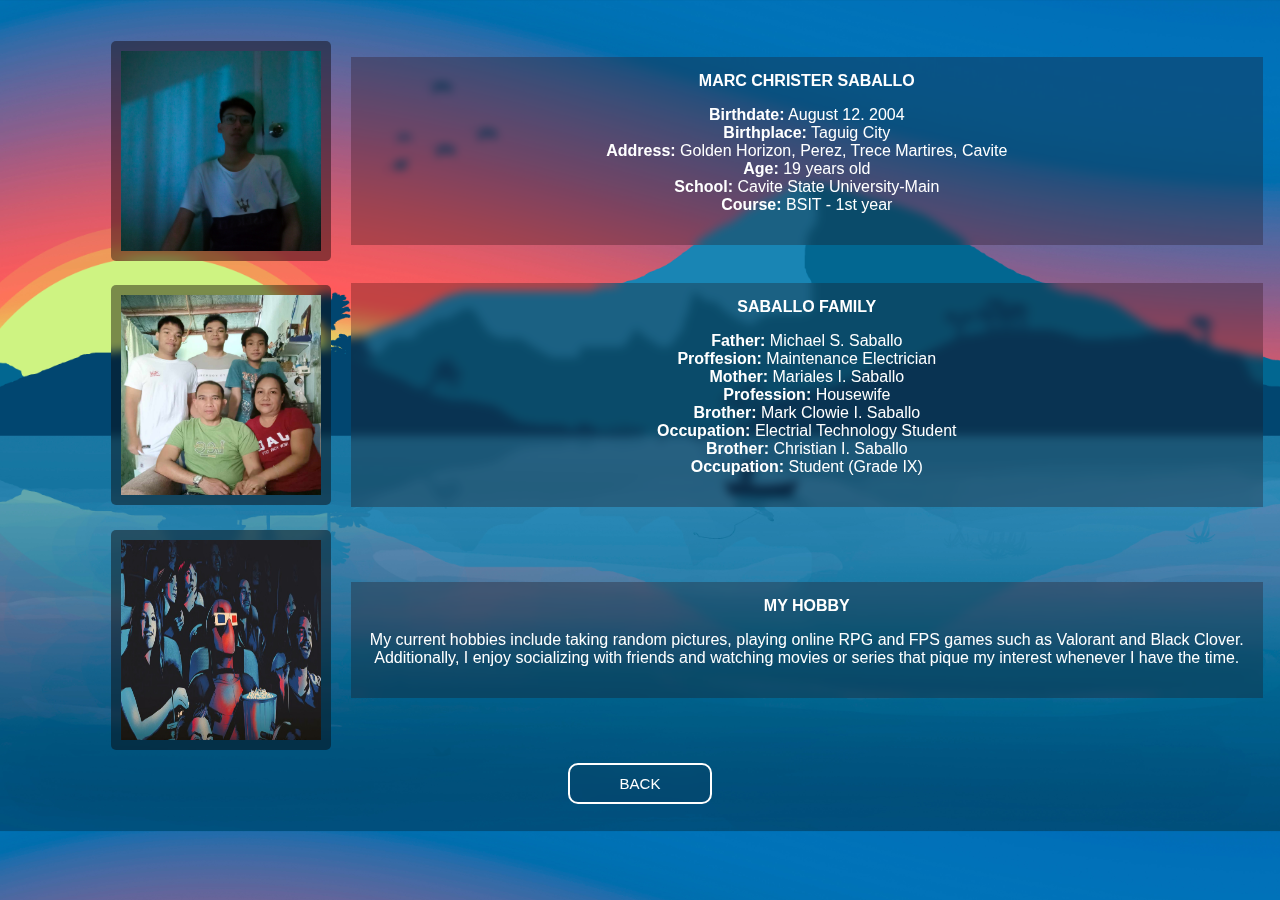
<file: about2.html>
<!DOCTYPE html>

<head>
    <style>
        body {
            font-family: sans-serif;
            margin: 0;
            padding: 0;
            color: white;
            overflow: hidden;
            background: url(background.jpg);
            background-size: cover;
            background-position: center;
        }

        content {
            margin-top: 20px;
            padding: 20px;
            text-align: center;
        }

        .imgcon {
            display: flex;
            align-items: center;
            margin: 10px;
        }

        img {
            border: 10px solid rgba(0, 0, 0, 0.3);
            border-radius: 5px;
            height: 200px;
            width: 200px;
            margin-right: 20px;
            background: rgba(32, 3, 3, 0.181);
            backdrop-filter: blur(5px);
            margin-top: 1%;
            margin-left: 8%;
        }

        .text {
            text-align: justify;
            background: rgba(32, 3, 3, 0.274);
            backdrop-filter: blur(5px);
            padding: 15px;
            margin-top: 1%;
            width: 70%;
            display: inline-block;
        }

        .sb {
            text-align: center;
            text-decoration: none;
            margin-top: 2%;
            margin-bottom: 20px;
        }

        .sbb {
            align-items: center;
            font-size: 15px;
            padding: 10px 50px;
            background-color: #ffffff;
            color: white;
            border: 2px solid white;
            background: rgba(32, 3, 3, 0.078);
            backdrop-filter: blur(5px);
            cursor: pointer;
            transition: background-color 0.3s;
            border-radius: 10px;
            text-decoration: none;
        }

        .sbb:hover {
            background-color: #ffffff;
            color: #000000;
        }
    </style>
</head>

<body>
    <content>
        <div class="imgcon">
            <img src="marc.jpg">
            <div class="text">
                <center><strong>MARC CHRISTER SABALLO</strong></center>
                <center>
                    <p><strong>Birthdate:</strong> August 12. 2004<br>
                        <strong>Birthplace:</strong> Taguig City <br>
                        <strong>Address:</strong> Golden Horizon, Perez, Trece Martires, Cavite <br>
                        <strong>Age:</strong> 19 years old<br>
                        <strong>School:</strong> Cavite State University-Main<br>
                        <strong>Course:</strong> BSIT - 1st year
                    </p>
                </center>
            </div>
        </div>
        <div class="imgcon">
            <img src="fam1.jpg">
            <div class="text">
                <center><strong>SABALLO FAMILY</strong></center>
                <center>
                    <p><strong>Father:</strong> Michael S. Saballo <br>
                        <strong> Proffesion: </strong> Maintenance Electrician<br>
                        <strong>Mother:</strong> Mariales I. Saballo <br>
                        <strong>Profession:</strong> Housewife <br>
                        <strong>Brother:</strong> Mark Clowie I. Saballo <br>
                        <strong>Occupation:</strong> Electrial Technology Student <br>
                        <strong>Brother:</strong> Christian I. Saballo<br>
                        <strong>Occupation:</strong> Student (Grade IX)<br>
                    </p>
                </center>
            </div>
        </div>
        <div class="imgcon">
            <img src="hob2.jpg">
            <div class="text">
                <center><strong>MY HOBBY</strong></center>
                <center>
                    <p>My current hobbies include taking random pictures, playing online RPG and FPS games such as
                        Valorant and Black Clover. Additionally, I enjoy socializing with friends and watching
                        movies or series that pique my interest whenever I have the time.
                </center>
                </p>
            </div>
        </div>
        <div class="sb">
            <a href="about.html" class="sbb">BACK</a>
        </div>
    </content>


</body>

</html>
</file>
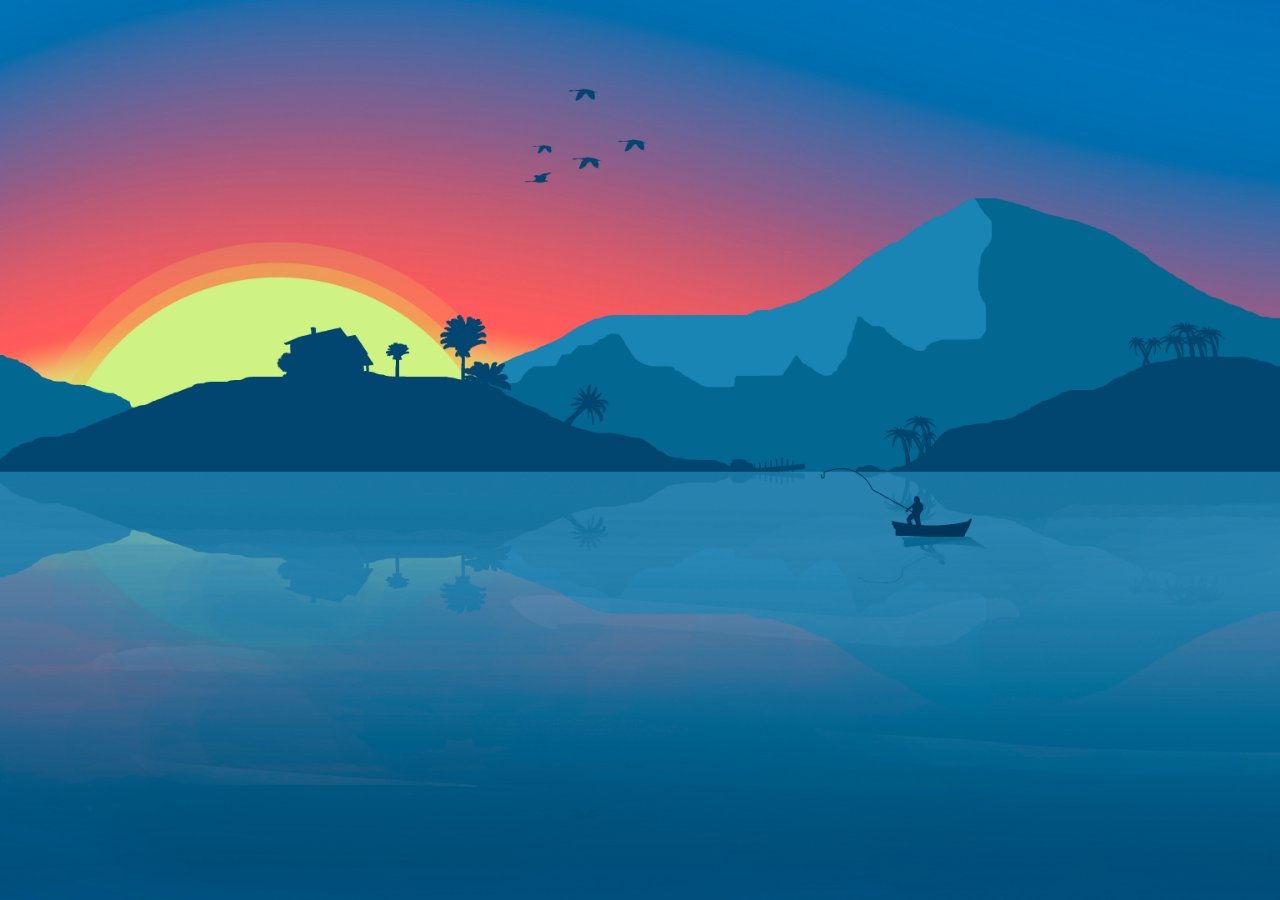
<file: background.html>
<html lang="en">
<head>

    <title>Background</title>
</head>
<style>
    * {
        padding: 0;
        margin: 0;
    }
    body {
        background: url(background.jpg);
        background-size: cover;
    }
</style>
<body>
    
</body>
</html>
</file>
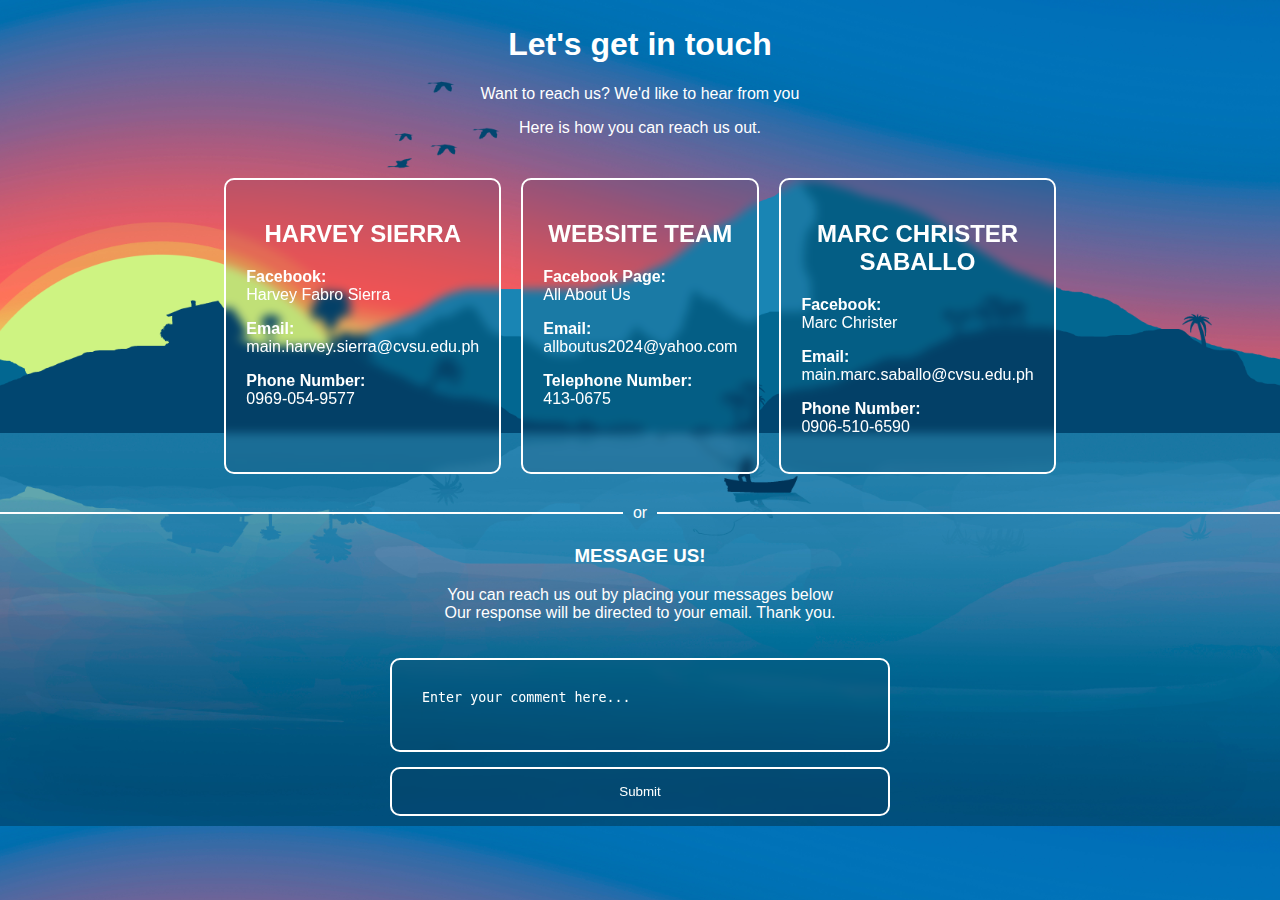
<file: contact.html>
<!DOCTYPE html>
<html>

<head>
    <link rel="stylesheet" href="contact.css">
</head>

<body>
    <content>
        <div class="contentt">
            <h1>Let's get in touch</h1>
            <p>Want to reach us? We'd like to hear from you</p>
            <p>Here is how you can reach us out.</p>
        </div>
        <div class="bframe">
            <div class="boxes">
                <div class="box">
                    <h2>
                        <center>HARVEY SIERRA</center>
                    </h2>
                    <p><strong>Facebook:</strong> <a href="https://www.facebook.com/harveyfabrosierra/"><br>Harvey Fabro
                            Sierra</a></p>
                    <p><strong>Email:</strong> main.harvey.sierra@cvsu.edu.ph</p>
                    <p><strong>Phone Number:</strong> <br>0969-054-9577</p>
                </div>
                <div class="box">
                    <h2>
                        <center>WEBSITE TEAM</center>
                    </h2>
                    <p><strong>Facebook Page:</strong> <a href="https://www.facebook.com/harveyfabrosierra/"><br>All
                            About Us</a></p>
                    <p><strong>Email:</strong> allboutus2024@yahoo.com</p>
                    <p><strong>Telephone Number:</strong> <br>413-0675</p>
                </div>
                <div class="box">
                    <h2>
                        <center>MARC CHRISTER SABALLO</center>
                    </h2>
                    <p><strong>Facebook:</strong> <a href="https://www.facebook.com/marc.christer"><br>Marc Christer</a>
                    </p>
                    <p><strong>Email:</strong> main.marc.saballo@cvsu.edu.ph</p>
                    <p><strong>Phone Number:</strong> <br>0906-510-6590</p>
                </div>
            </div>
        </div>
        <div class="lcontainer">
            <div class="line"></div>
            <div class="or">or</div>
            <div class="line"></div>
        </div>
        <div class="desc">
            <h3>MESSAGE US!</h3>
            <p>You can reach us out by placing your messages below
                <br> Our response will be directed to your email. Thank you.
            </p>
        </div>
        <form class="fcontainer" action="">
            <textarea class="tinput" placeholder="Enter your comment here..."></textarea>
            <button class="sbutton" type="submit">Submit</button>
        </form>
    </content>
</body>

</html>
</file>
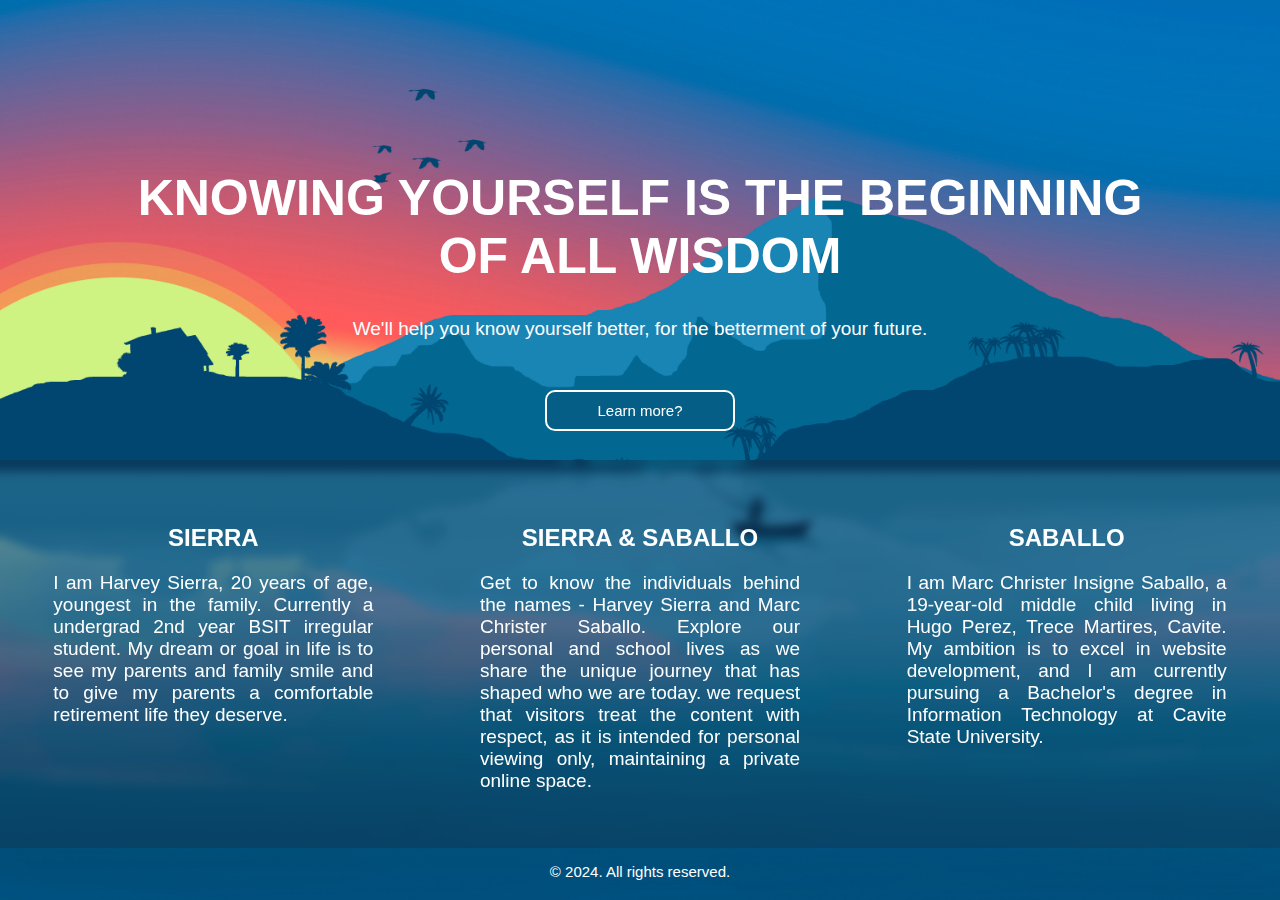
<file: home.html>
<!DOCTYPE html>
<html>

<head>
    <link rel="stylesheet" href="homestyle.css">
</head>

<body>
    <div class="text">
        <strong>
            <h1>KNOWING YOURSELF IS THE BEGINNING <br> OF ALL WISDOM</h1>
        </strong>
        <p>We'll help you know yourself better, for the betterment of your future. </p>

        <div class="sb">
            <a href="about.html" class="sbb">Learn more?</a>
        </div>
    </div>
    <div class="block">
        <div class="descbox">
            <h2>SIERRA</h2>
            <p>I am Harvey Sierra, 20 years of age, youngest in the family. Currently a undergrad 2nd year BSIT irregular student. My dream or goal in life is to see my parents and family smile and to give my parents a comfortable retirement life they deserve.</p>
        </div>
        <div class="descbox">
            <h2>SIERRA & SABALLO</h2>
            <p>Get to know the individuals behind the names - Harvey Sierra and Marc Christer Saballo. Explore our
                personal and school lives as we share the unique journey that has shaped who we are today. we request
                that visitors treat the content with respect, as it is intended for personal viewing only, maintaining a
                private online space.
            </p>
        </div>
        <div class="descbox">
            <h2>SABALLO</h2>
            <p> I am Marc Christer Insigne Saballo, a 19-year-old middle child living in Hugo Perez, Trece Martires,
                Cavite. My ambition is to excel in website development, and I am currently pursuing a Bachelor's degree
                in Information Technology at Cavite State University. </p>
        </div>
    </div>
</body>
<footer>
    <p>&copy; 2024. All rights reserved.</p>
</footer>

</html>
</file>
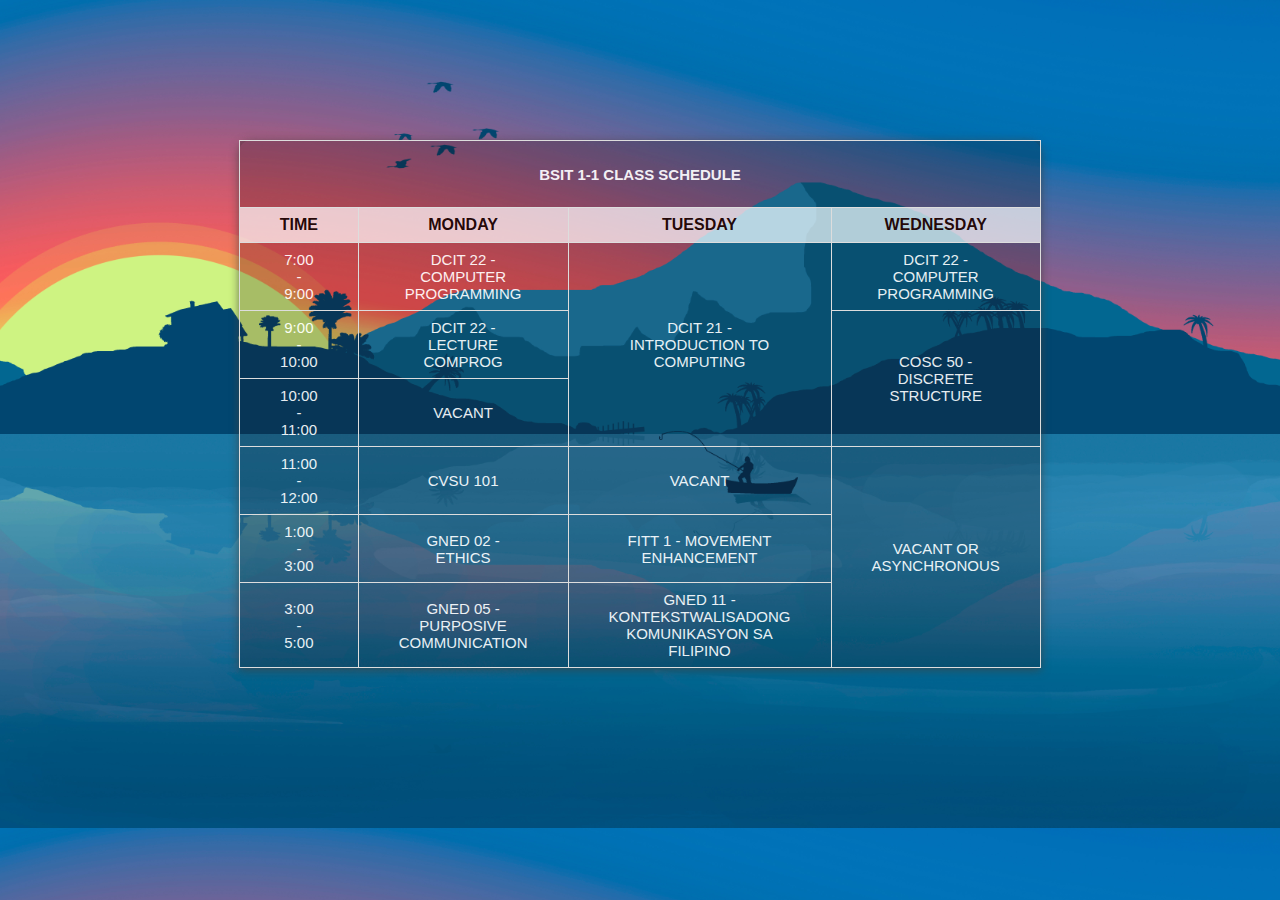
<file: schedule.html>
<!DOCTYPE html>
<html>

<body>

    <head>
        <style>
            body {
                font-family: sans-serif;
                margin: 0;
                padding: 0;
                background-image: url('background.jpg');
                background-size: cover;
                background-position: center;
                background-color: rgb(117, 117, 117);
                padding-top: 140px;
                font-family: Arial, sans-serif;
            }

            table {
                z-index: 2;
                width: 60%;
                height: 80%;
                border-collapse: collapse;
                box-shadow: 0 2px 10px rgba(64, 64, 64, 0.746);
                border-radius: 12px 12px 0 0;

            }

            td {
                opacity: 90%;
                background: rgba(32, 3, 3, 0.246);
                color: rgb(255, 255, 255);
                font-size: 15px;
                font-family: sans-serif;
                padding: 8px 40px;
                text-align: center;
                border: 1px solid #dddddd;
            }

            td:hover {
                opacity: 70%;
                background-color: white;
                transform: scale(1.1);
                color: black;
            }

            th {
                font-size: 20;
                font-family: sans-serif;
                border: 1px solid #dddddd;
                padding: 8px 30px;
                text-align: center;
            }

            th {
                background-color: #f2f2f2ba;
                color: rgba(32, 3, 3, 0.992);
            }

            center {
                margin-bottom: 160px;
                display: block;
                margin-left: auto;
                margin-right: auto;
            }

        </style>
    </head>

    <body>
        <center>
            <table>
                <thead>
                    <tr>
                        <td height="50" colspan="5" align="center"> <strong>BSIT 1-1 CLASS SCHEDULE</strong> </td>
                    </tr>
                </thead>
                <thead>
                    <tr>
                        <th> TIME </th>
                        <th> MONDAY </th>
                        <th> TUESDAY </th>
                        <th> WEDNESDAY </th>
                    </tr>
                </thead>
                <tbody>
                    <tr>
                        <td>7:00 - 9:00</td>
                        <td> DCIT 22 - COMPUTER PROGRAMMING </td>
                        <td rowspan="3"> DCIT 21 - INTRODUCTION TO COMPUTING </td>
                        <td> DCIT 22 - COMPUTER PROGRAMMING </td>
                    </tr>
                    <tr>
                        <td> 9:00 - 10:00 </td>
                        <td> DCIT 22 - LECTURE COMPROG </td>
                        <td rowspan="2"> COSC 50 - DISCRETE STRUCTURE </td>
                    </tr>
                    <tr>
                        <td> 10:00 - 11:00 </td>
                        <td> VACANT </td>
                    </tr>
                    <tr>
                        <td> 11:00 - 12:00 </td>
                        <td> CVSU 101 </td>
                        <td> VACANT </td>
                        <td rowspan="4"> VACANT OR ASYNCHRONOUS </td>
                    </tr>
                    <tr>
                        <td> 1:00 - 3:00 </td>
                        <td> GNED 02 - ETHICS</td>
                        <td> FITT 1 - MOVEMENT ENHANCEMENT </td>
                    </tr>
                    <tr>
                        <td> 3:00 - 5:00 </td>
                        <td> GNED 05 - PURPOSIVE COMMUNICATION</td>
                        <td> GNED 11 - KONTEKSTWALISADONG KOMUNIKASYON SA FILIPINO </td>
                    </tr>
                </tbody>
            </table>
        </center>
    </body>
</html>

</html>
</file>
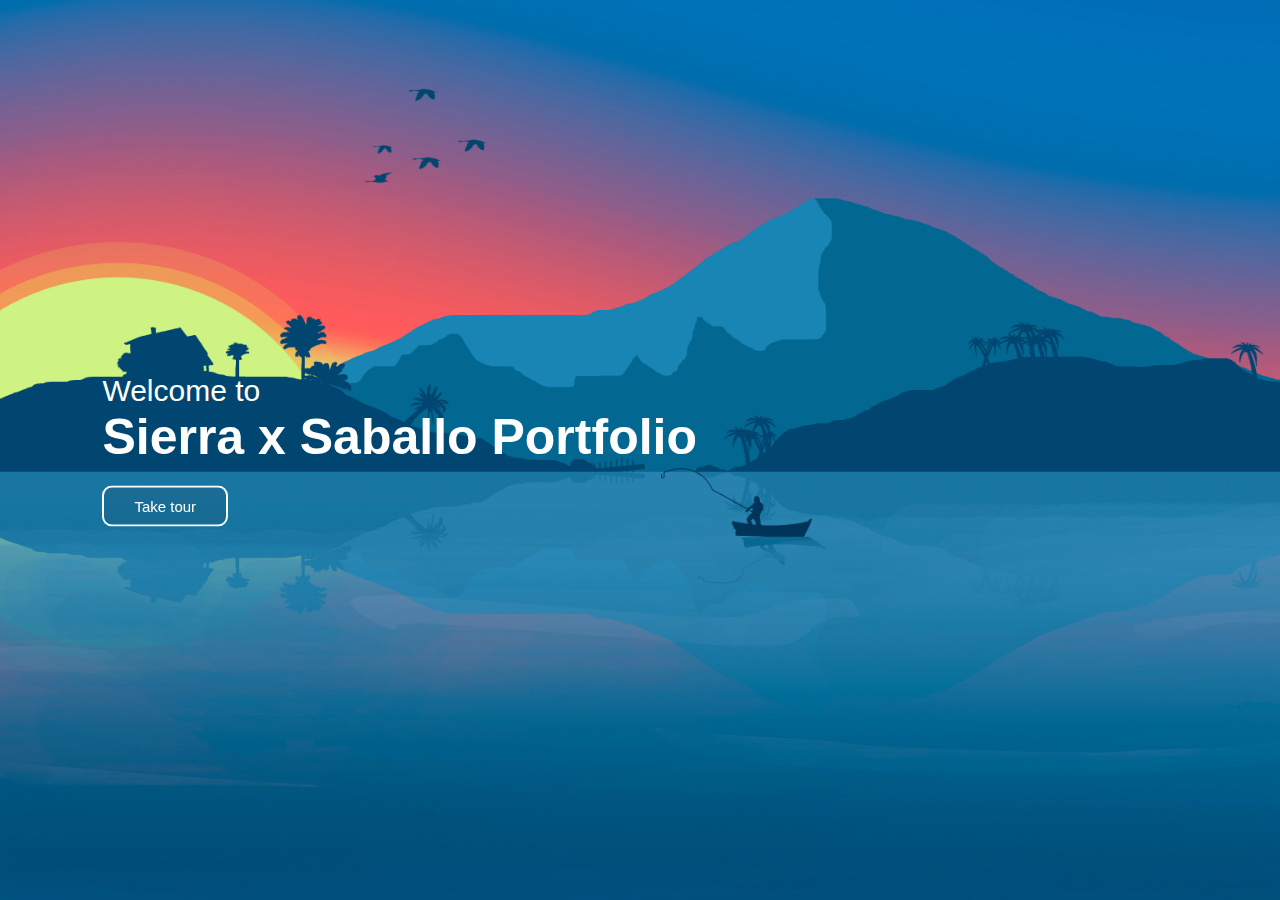
<file: Webhome.html>
<html lang="en">

<head>
    <meta charset="UTF-8">
    <meta name="viewport" content="width=device-width, initial-scale=1.0">
    <title>Background</title>
</head>
<style>
    * {
        margin: 0;
        padding: 0;
        font-family: Arial, Helvetica, sans-serif;
    }

    .body {
        width: 100%;
        height: 100vh;
        background-image: url(background.jpg);
        background-size: cover;
        background-position: center;
        position: relative;
        overflow: hidden;
    }

    button {
        margin-top: 20px;
        font-size: 15px;
        padding: 10px 30px;
        background-color: #ffffff;
        color: white;
        border: 2px solid white;
        background: rgba(32, 3, 3, 0.078);
        backdrop-filter: blur(5px);
        cursor: pointer;
        transition: background-color 0.3s;
        border-radius: 10px;
        text-decoration: none;

    }

    button:hover {
        background-color: #ffffff;
        color: #000000;
    }

    a {
        text-decoration: none;
        color: white;
    }

    a:hover {
        text-decoration: none;
        color: black;
    }

    .content {
        color: white;
        position: absolute;
        top: 50%;
        left: 8%;
        transform: translateY(-50%);
        z-index: 2;
    }

    h1 {
        font-size: 50px;
    }

    p {
        font-size: 30px;
    }
</style>

<body>
    <div class="body">
        <div class="content">
            <p> Welcome to</p>
            <h1> Sierra x Saballo Portfolio </h1>
            <a href="home.html"><button type="button"> Take tour </a>
        </div>
    </div>
</body>

</html>
</file>
<file: contact.css>
body {
    font-family: sans-serif;
    color: white;
    background: url(background.jpg);
    background-size: cover;
    background-position: center;
    margin: 0;
    overflow: hidden;
}

content {
    display: flex;
    flex-direction: column;
    align-items: center;
    height: 100%;
    overflow: auto;
}

.contentt {
    padding: 5px;
    text-align: center;
}

.bframe {
    max-width: 800px;
    width: 100%;
    margin: 10px;
}

.boxes {
    display: flex;
    justify-content: center;
    flex: 1;
    max-width: 1500px;
    margin: auto;
}

.box {
    padding: 20px;
    text-align: left;
    border: 2px solid white;
    border-radius: 10px;
    background: rgba(32, 3, 3, 0.078);
    backdrop-filter: blur(5px);
    margin: 10px;
}

a {
    text-decoration: none;
    color: white;
}

.desc {
    text-align: center;
    margin: 5px 10px;
}

.fcontainer {
    max-width: 500px;
    width: 100%;
    text-align: center;
    display: flex;
    flex-direction: column;
    align-items: center;
    margin: 10px;
}

.tinput {
    width: 100%;
    padding: 30px;
    border: 2px solid white;
    color: white;
    border-radius: 10px;
    background: rgba(32, 3, 3, 0.078);
    backdrop-filter: blur(5px);
    box-sizing: border-box;
    margin: 5px;
}

.sbutton {
    width: 100%;
    padding: 15px;
    background: rgba(32, 3, 3, 0.078);
    backdrop-filter: blur(5px);
    border: 2px solid white;
    border-radius: 10px;
    cursor: pointer;
    color: white;
    margin-top: 10px;
}

button:hover {
    color: gold;
}

.lcontainer {
    display: flex;
    justify-content: space-between;
    align-items: center;
    width: 100%;
    margin-top: 10px;
}

.line {
    flex: 1;
    border-top: 2px solid white;
}

.or {
    padding: 0 10px;
    color: white;
}

footer {
    margin-top: 10px;
    color: white;
    padding: 0px;
    text-align: center;
    width: 100%;
    position: absolute;
    bottom: 0;
    left: 0;
}

textarea {
    overflow: hidden;
    resize: none;
}

::placeholder {
    color: white;
}
</file>
<file: homestyle.css>
body {
    font-family: sans-serif;
    margin: 0;
    padding: 0;
    background-image: url('background.jpg');
    background-size: cover;
    background-position: center;
    height: 100vh;
    display: flex;
    flex-direction: column;
    justify-content: space-between;
    overflow: hidden;
}

h1 {
    font-size: 50px;
    font-family: 'Franklin Gothic Medium', 'Arial Narrow', Arial, sans-serif;
    margin-top: 12%;
}

p {
    font-size: 19px;
    margin-bottom: 20px;
}

.text {
    text-align: center;
    color: white;
    padding: 20px;
}

.sb {
    text-align: center;
    text-decoration: none;
    margin-top: 5%;
    margin-bottom: 20px;
}

.sbb {
    font-size: 15px;
    padding: 10px 50px;
    background-color: #ffffff;
    color: white;
    border: 2px solid white;
    background: rgba(32, 3, 3, 0.078);
    backdrop-filter: blur(5px);
    cursor: pointer;
    transition: background-color 0.3s;
    border-radius: 10px;
    text-decoration: none;
}

.sbb:hover {
    background-color: #ffffff;
    color: #000000;
}

.block {
    margin: 0;
    height: 450px;
    background: rgba(47, 5, 5, 0.163);
    backdrop-filter: blur(5px);
    display: flex;
    justify-content: space-around;
    align-items: center;
}

.descbox {
    height: 0px;
    justify-content: center;
    width: 25%;
    padding: 20px;
    background: rgba(47, 5, 5, 0);
    color: white;
    border-radius: 10px;
    text-align: justify;
    margin-bottom: 300px;
}
h2 {
    text-align: center;
}
footer p {
    color: #fff;
    text-align: center;
    font-size: 15px;
}
</file>
